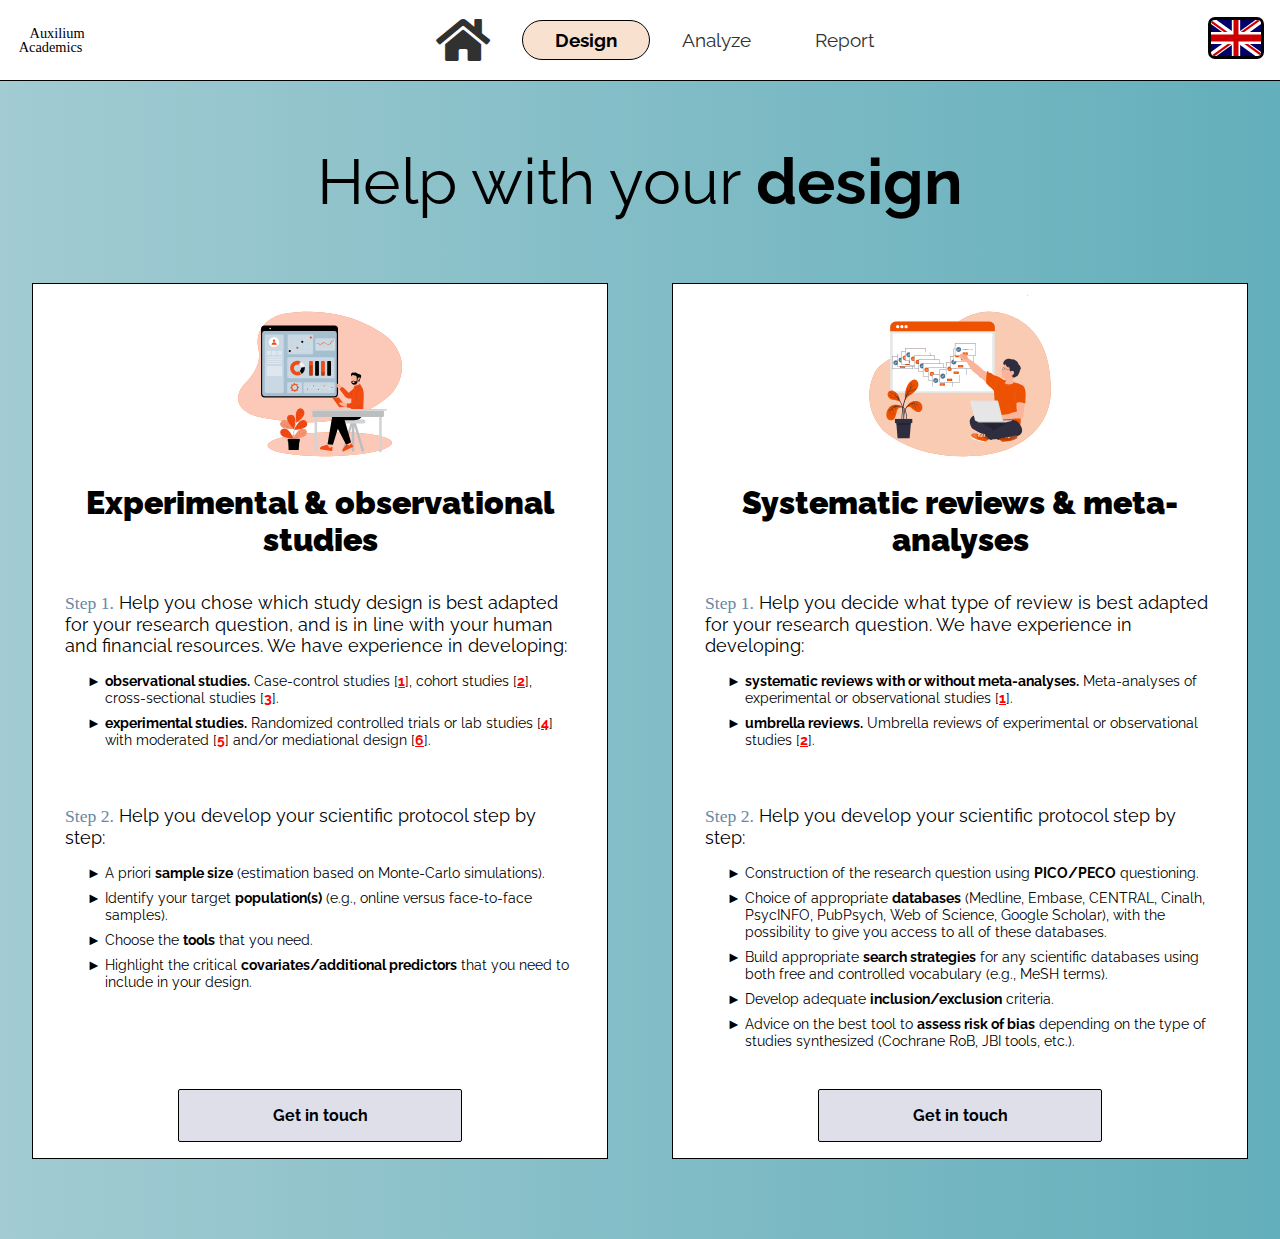
<file: design.html>
<!DOCTYPE html>
<html lang="en">
  <head>
    <meta charset="UTF-8" />
    <meta http-equiv="X-UA-Compatible" content="IE=edge" />
    <meta name="viewport" content="width=device-width, initial-scale=1.0" />
    <link rel="stylesheet" href="css/analyze.css" />
    <link
      href="https://fonts.googleapis.com/icon?family=Material+Icons"
      rel="stylesheet"
    />
    <link
      rel="stylesheet"
      href="https://cdnjs.cloudflare.com/ajax/libs/font-awesome/5.14.0/css/all.min.css"
    />
    <style>
      @import url("https://fonts.googleapis.com/css2?family=Raleway&display=swap");
    </style>
    <link rel="icon" href="img/oiseau.png" />
    <title>Auxilium-Academics</title>
  </head>
  <div class="navbar">
    <img src="logo/logoFin.svg" class="logo_img" />
    <ul class="navlist">
      <li class="home">
        <a href="index.html#services"> <i class="fas fa-home"></i></a>
      </li>
      <li class="about active"><a href="">Design</a></li>
      <li class="services">
        <a href="analyze.html">Analyze</a>
      </li>
      <li class="portfolio">
        <a href="report.html">Report</a>
      </li>
    </ul>
    <div class="dropdown">
      <a href=""><img src="flag/enflag.svg" class="flagimg selected" /></a>
      <!-- <a href="indexFR.html"><img src="flag/frflag.svg" class="flagimg" /></a> -->
    </div>
  </div>

  <body>
    <div class="head">Help with your <b>design</b></div>
    <div class="expBoxes">
      <div class="expBox">
        <div class="boxText">
          <div class="jobimgcontainer">
            <img src="img/experimental.svg" class="jobimg" />
          </div>

          <div class="boxHead">Experimental & observational studies</div>
          <div class="boxPoints">
            <p>
              <!-- <i class="fas fa-chevron-right"></i>  -->
              <span>Step 1.</span>
              Help you chose which study design is best adapted for your
              research question, and is in line with your human and financial
              resources. We have experience in developing:
            </p>
            <ul class="jobs">
              <li>
                <b>observational studies.</b> Case-control studies [<a
                  target="_blank"
                  href="https://journals.sagepub.com/doi/10.1177/0956797612452569"
                  >1</a
                >], cohort studies [<a
                  target="_blank"
                  href="https://www.jaacap.org/article/S0890-8567(22)00305-7/fulltext"
                  >2</a
                >], cross-sectional studies [<a
                  target="_blank"
                  href="https://doi.org/10.1017/S0007114520003189"
                  >3</a
                >].
              </li>
              <li>
                <b>experimental studies.</b> Randomized controlled trials or lab
                studies [<a
                  target="_blank"
                  href="https://doi.org/10.1016/j.cognition.2021.104645"
                  >4</a
                >] with moderated [<a
                  target="_blank"
                  href="https://journals.sagepub.com/doi/abs/10.1177/1747021818796016"
                  >5</a
                >] and/or mediational design [<a
                  target="_blank"
                  href="https://doi.org/10.1080/02699931.2020.1741340"
                  >6</a
                >].
              </li>
            </ul>
          </div>
          <div class="boxPoints">
            <p>
              <!-- <i class="fas fa-chevron-right"></i> -->
              <span>Step 2.</span> Help you develop your scientific protocol
              step by step:
            </p>
            <ul class="jobs">
              <li>
                A priori <b>sample size</b> (estimation based on Monte-Carlo
                simulations).
              </li>
              <li>
                Identify your target <b>population(s)</b> (e.g., online versus
                face-to-face samples).
              </li>
              <li>Choose the <b>tools</b> that you need.</li>
              <li>
                Highlight the critical <b>covariates/additional predictors</b>
                that you need to include in your design.
              </li>
            </ul>
          </div>
        </div>
        <a href="index.html#contact" class="btnContact">Get in touch</a>
      </div>
      <div class="expBox">
        <div class="boxText">
          <div class="jobimgcontainer">
            <img src="img/systematic.svg" class="jobimg" />
          </div>

          <div class="boxHead">Systematic reviews & meta-analyses</div>
          <div class="boxPoints">
            <p>
              <!-- <i class="fas fa-chevron-right"></i> -->
              <span>Step 1.</span> Help you decide what type of review is best
              adapted for your research question. We have experience in
              developing:
            </p>
            <ul class="jobs">
              <li>
                <b>systematic reviews with or without meta-analyses.</b>
                Meta-analyses of experimental or observational studies [<a
                  target="_blank"
                  href="https://www.thelancet.com/journals/lanpsy/article/PIIS2215-0366(23)00272-9/fulltext"
                  >1</a
                >].
              </li>
              <li>
                <b>umbrella reviews.</b> Umbrella reviews of experimental or
                observational studies [<a
                  target="_blank"
                  href="https://www.nature.com/articles/s41380-022-01670-z"
                  >2</a
                >].
              </li>
            </ul>
          </div>
          <div class="boxPoints">
            <!-- <i class="fas fa-chevron-right"></i> -->
            <p>
              <span>Step 2.</span> Help you develop your scientific protocol
              step by step:
            </p>
            <ul class="jobs">
              <li>
                Construction of the research question using
                <b>PICO/PECO</b> questioning.
              </li>
              <li>
                Choice of appropriate <b>databases</b> (Medline, Embase,
                CENTRAL, Cinalh, PsycINFO, PubPsych, Web of Science, Google
                Scholar), with the possibility to give you access to all of
                these databases.
              </li>
              <li>
                Build appropriate <b>search strategies</b> for any scientific
                databases using both free and controlled vocabulary (e.g., MeSH
                terms).
              </li>
              <li>Develop adequate <b>inclusion/exclusion</b> criteria.</li>
              <li>
                Advice on the best tool to <b>assess risk of bias</b> depending
                on the type of studies synthesized (Cochrane RoB, JBI tools,
                etc.).
              </li>
            </ul>
          </div>
        </div>
        <a href="index.html#contact" class="btnContact">Get in touch</a>
      </div>
    </div>
  </body>
</html>
</file>
<file: css/analyze.css>
body {
  margin: 0;
  padding: 0;
  margin-top: 5rem;
  font-family: "Raleway", sans-serif;

  font-size: 1rem;
  background: linear-gradient(90deg, #a2cbd2 0%, #63afbb 100%);
}
.navbar {
  /* border: 5px solid green; */

  /* transform: translateY(-100%); */
  display: flex;
  justify-content: space-between;
  align-items: center;
  border-bottom: 1px solid black;
  overflow: hidden;
  position: fixed;
  top: 0;
  width: 100%;
  background-color: #fff;
  z-index: 3;
  -webkit-transition: 0.3s ease;
  -moz-transition: 0.3s ease;
  -o-transition: 0.3s ease;
  transition: 0.3s ease;
}
.navlist {
  margin-left: 0;
  padding-left: 0;
  min-width: 60vw;
  /* border: 2px solid red; */
  display: flex;
  align-items: center;
  justify-content: center;
  list-style-type: none;
}

.navlist li:not(:nth-child(1)) {
  height: 100%;
}

.navlist li:nth-child(2) {
  grid-column-start: 2;
}

.logo_img {
  opacity: 1;
  width: 80px;
  padding: 0.2rem;
  margin-left: 1rem;
  /* border: 2px solid red; */
}

.navlist li a {
  font-size: 1.2rem;
  text-decoration: none;
  padding: 2rem;
  color: rgb(49, 49, 49);
  -webkit-transition: font-size 0.15s ease;
  -moz-transition: font-size 0.15s ease;
  -o-transition: font-size 0.15s ease;
  transition: font-size 0.15s ease;
  height: 100%;
}
.navlist li.active a:hover {
  font-size: 1.2rem;
}

.navlist li a:hover {
  font-size: 1.4rem;
  color: #000;
}

.navlist li.active {
  padding: 0.5rem 0;
  background-color: #f8e2cf;
  border: 1px solid #000;
  border-radius: 30px;
  -webkit-transition: 0.3s ease;
  -moz-transition: 0.3s ease;
  -o-transition: 0.3s ease;
  transition: 0.3s ease;
}
.navlist li.active a {
  color: #000;
  font-weight: bold;
}

.dropdown {
  display: flex;
  flex-direction: row;
  gap: 0.5rem;
  /* border: 2px solid red; */
  /* width: 50px; */
  margin-right: 1rem;
}

.flagimg {
  width: 50px;
  border-radius: 7px;
  border: 3px solid #fff;
  opacity: 0.6;
}
.flagimg.selected {
  border: 3px solid #000;
  opacity: 1;
}
.flagimg:hover {
  opacity: 1;
}
.flagimg:hover .flagimg.selected {
  opacity: 0.6;
}
.head {
  font-size: 4rem;
  text-align: center;
  padding-top: 4rem;
  padding-bottom: 4rem;
}

.expBoxes {
  display: flex;
  justify-content: center;
  margin-bottom: 5rem;
}
.expBoxesReport {
  margin-bottom: 5rem;
  display: grid;
  align-items: center;
  justify-content: center;
  grid-template-columns: repeat(auto-fit, minmax(400px, auto));
  grid-column-gap: 2rem;
  grid-row-gap: 2rem;
  margin-left: 2rem;
  margin-right: 2rem;
}

.expBox {
  display: flex;
  flex-direction: column;
  align-items: center;
  text-align: center;
  justify-content: space-between;
  width: 45vw;
  margin-left: 2rem;
  margin-right: 2rem;
  -webkit-transition: 0.3s ease;
  -moz-transition: 0.3s ease;
  -o-transition: 0.3s ease;
  transition: 0.3s ease;
  background-color: #fff;
  border: 1px solid #000;
}
.expBoxReport {
  height: 100%;
  display: flex;
  flex-direction: column;
  align-items: center;
  text-align: center;
  justify-content: space-between;
  -webkit-transition: 0.3s ease;
  -moz-transition: 0.3s ease;
  -o-transition: 0.3s ease;
  transition: 0.3s ease;
  background-color: #fff;
  border: 1px solid #000;
  /* border: 5px solid red; */
}

.expBox:hover {
  box-shadow: rgba(14, 30, 37, 0.12) 0px 2px 4px 10px,
    rgba(14, 30, 37, 0.42) 0px 2px 16px 10px;
}

.expBoxReport:hover {
  box-shadow: rgba(14, 30, 37, 0.12) 0px 2px 4px 10px,
    rgba(14, 30, 37, 0.42) 0px 2px 16px 10px;
}

.boxText {
  display: flex;
  flex-direction: column;
  padding: 0 2rem;
  font-size: 1rem;
  /* border: 5px solid blue; */
}
.boxHead {
  font-size: 2rem;
  font-weight: 1000;
  text-align: center;
}
.jobs {
  text-align: left;
  margin-top: 1rem;
  padding-top: 0;
}
.jobs li {
  padding-bottom: 0.5rem;
  font-size: 0.9rem;
}
.jobs li::marker {
  content: "► ";
}
p {
  text-align: left;

  font-size: 1.1rem;
  margin-bottom: 0;
  padding-bottom: 0;
}
.jobimgcontainer {
  display: flex;
  align-items: center;
  justify-content: center;
}
.jobimg {
  width: 200px;
  height: 200px;
}

.btnContact {
  margin-top: 1rem;
  margin-bottom: 1rem;
  text-align: center;
  font-size: 1rem;
  border: 1px solid #000;
  padding: 1rem;
  width: 250px;
  color: #000;
  font-weight: bold;
  text-decoration: none;
  border-radius: 2px;
  background-color: #dfdfe9;

  -webkit-transition: 0.3s ease;
  -moz-transition: 0.3s ease;
  -o-transition: 0.3s ease;
  transition: 0.3s ease;
}

.btnContact:hover {
  background-color: #efeff5;
}

.boxPoints {
  margin-top: 1rem;
}
.boxPointsReport {
  margin-top: 1rem;
  text-align: center;
}

.fa-chevron-right {
  font-size: 1.25rem;
}

span {
  font-weight: 100;
  font-family: "Bowlby One";
  color: rgb(105, 135, 164);
}

.fa-home {
  font-size: 3rem;
}

.jobs a {
  color: red;
  font-weight: bold;
}
@media only screen and (max-width: 900px) {
  .fa-home {
    font-size: 1.5rem;
  }
  .navlist {
    min-width: 10vw;
    /* border: 2px solid red; */
    width: 100%;
    justify-content: center;
    gap: 0;
  }

  .navlist li:not(:nth-child(1)) {
    height: 100%;
  }

  .navlist li:nth-child(2) {
    grid-column-start: 2;
  }

  .logo_img {
    opacity: 1;
    width: 50px;
    padding: 0.2rem;
    margin-left: 0;
    /* border: 2px solid red; */
  }

  .navlist li a {
    font-size: 1rem;
    text-decoration: none;
    padding: 0.8rem;
    color: rgb(49, 49, 49);
    -webkit-transition: font-size 0.15s ease;
    -moz-transition: font-size 0.15s ease;
    -o-transition: font-size 0.15s ease;
    transition: font-size 0.15s ease;
    height: 100%;
    /* border: 2px solid red; */
  }
  .navlist li.active a:hover {
    font-size: 1.1rem;
  }

  .navlist li a:hover {
    font-size: 1.4rem;
    color: #000;
  }

  .navlist li.active {
    padding: 0.5rem 0;
    background-color: #f8e2cf;
    border: 1px solid #000;
    border-radius: 30px;
    -webkit-transition: 0.3s ease;
    -moz-transition: 0.3s ease;
    -o-transition: 0.3s ease;
    transition: 0.3s ease;
  }
  .navlist li.active a {
    color: #000;
    font-weight: bold;
  }

  .dropdown {
    display: flex;
    flex-direction: row;
    gap: 0.1rem;
    /* border: 2px solid red; */
    /* width: 50px; */
    margin-right: 1rem;
  }

  .flagimg {
    width: 35px;
    border-radius: 7px;
    border: 3px solid #fff;
    opacity: 0.6;
  }
  .flagimg.selected {
    border: 3px solid #000;
    opacity: 1;
  }
  .flagimg:hover {
    opacity: 1;
  }
  .flagimg:hover .flagimg.selected {
    opacity: 0.6;
  }

  .body {
    margin-top: 1rem;
  }
  .head {
    font-size: 3rem;
    padding-top: 1rem;
    padding-bottom: 2rem;
  }

  .expBoxes {
    display: flex;
    align-items: center;
    justify-content: center;
    flex-direction: column;
    gap: 2rem;
  }
  .expBoxesReport {
    grid-template-columns: repeat(auto-fit, minmax(300px, auto));

    grid-row-gap: 1rem;
    margin-left: 1rem;
    margin-right: 1rem;
  }

  .expBox {
    width: 95vw;
    margin-left: 1rem;
    margin-right: 1rem;
  }
  .expBoxReport {
    margin: 0;
    padding: 0;
  }
}
@media only screen and (max-width: 600px) {
  .logo_img {
    display: none;
  }
  .navlist {
    justify-content: center;
  }
  .navlist li a {
    font-size: 0.9rem;
    padding: 0.5rem;
  }
  .dropdown {
    margin-right: 0.1rem;
  }
}
</file>
